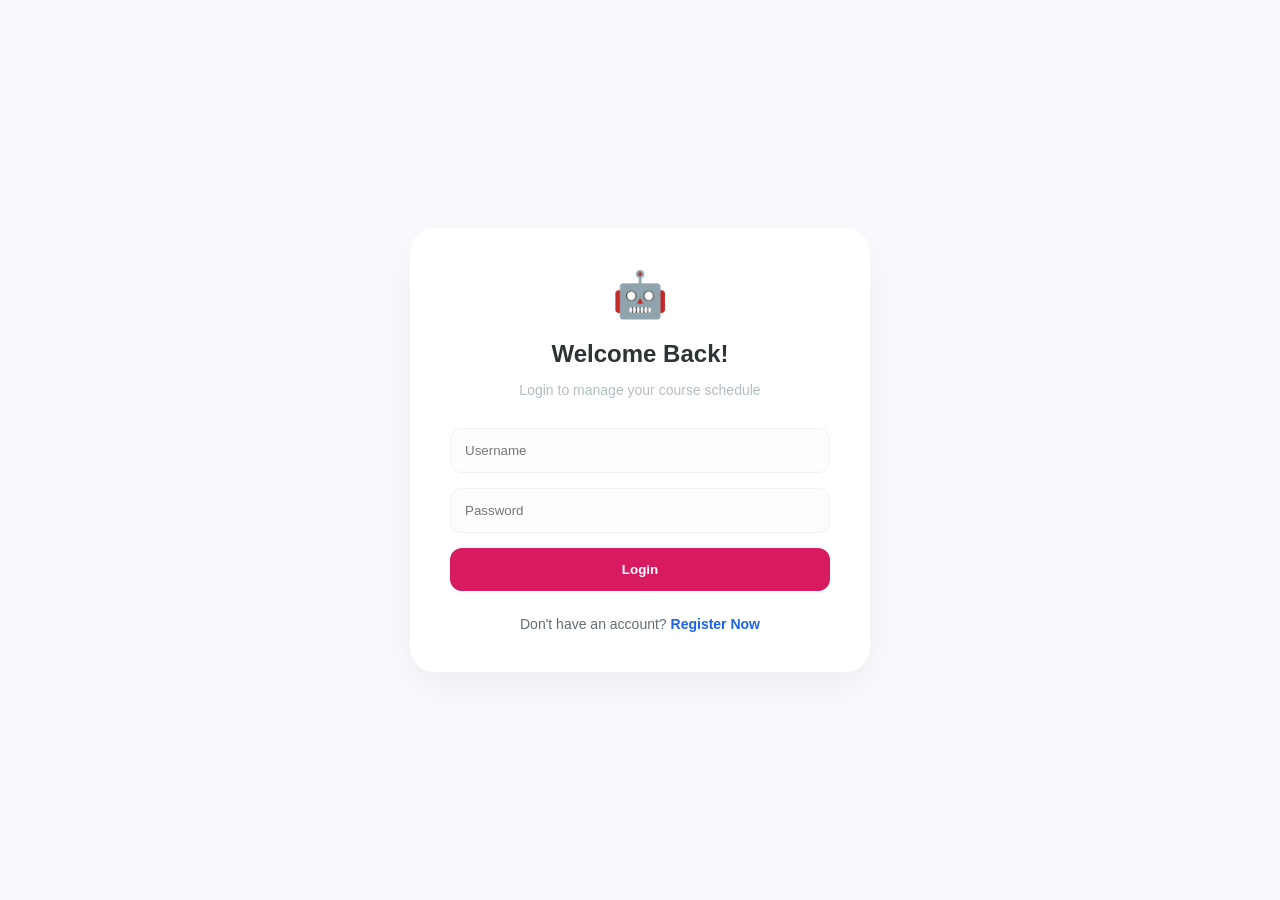
<file: login.html>
<!DOCTYPE html>
<html lang="en">
<head>
    <meta charset="UTF-8">
    <meta name="viewport" content="width=device-width, initial-scale=1.0">
    <title>Login - Course Schedule</title>
    <style>
        :root { --primary-blue: #1d63ed; --primary-pink: #d81b60; --bg-gray: #f8fafd; }
        body { font-family: 'Segoe UI', sans-serif; background-color: var(--bg-gray); display: flex; justify-content: center; align-items: center; height: 100vh; margin: 0; }
        .container { background: white; padding: 40px; border-radius: 24px; box-shadow: 0 15px 35px rgba(0,0,0,0.05); width: 100%; max-width: 380px; text-align: center; }
        h2 { color: #2d3436; margin-bottom: 10px; }
        p { color: #b2bec3; margin-bottom: 30px; font-size: 14px; }
        .form-group { margin-bottom: 15px; }
        input { width: 100%; padding: 14px; border: 1.5px solid #f1f2f6; border-radius: 12px; box-sizing: border-box; background: #fcfdfe; transition: 0.3s; }
        input:focus { outline: none; border-color: var(--primary-blue); }
        button { width: 100%; padding: 14px; background-color: var(--primary-pink); color: white; border: none; border-radius: 12px; font-weight: bold; cursor: pointer; transition: 0.3s; }
        button:hover { opacity: 0.9; transform: translateY(-1px); }
        .error-messages { color: #d32f2f; background: #ffebee; padding: 10px; border-radius: 8px; margin-bottom: 15px; font-size: 13px; list-style: none; padding-left: 0; }
        .link { margin-top: 25px; font-size: 14px; color: #636e72; }
        .link a { color: var(--primary-blue); text-decoration: none; font-weight: bold; }
    </style>
</head>
<body>
    <div class="container">
        <div style="font-size: 45px; margin-bottom: 15px;">🤖</div>
        <h2>Welcome Back!</h2>
        <p>Login to manage your course schedule</p>
        
        
        
        <form action="{{ url_for('login') }}" method="POST">
            <div class="form-group">
                <input type="text" name="username" placeholder="Username" required>
            </div>
            <div class="form-group">
                <input type="password" name="password" placeholder="Password" required>
            </div>
            <button type="submit">Login</button>
        </form>
        
        <div class="link">
            Don't have an account? <a href="register.html">Register Now</a>
        </div>
    </div>
</body>
</html>
</file>
